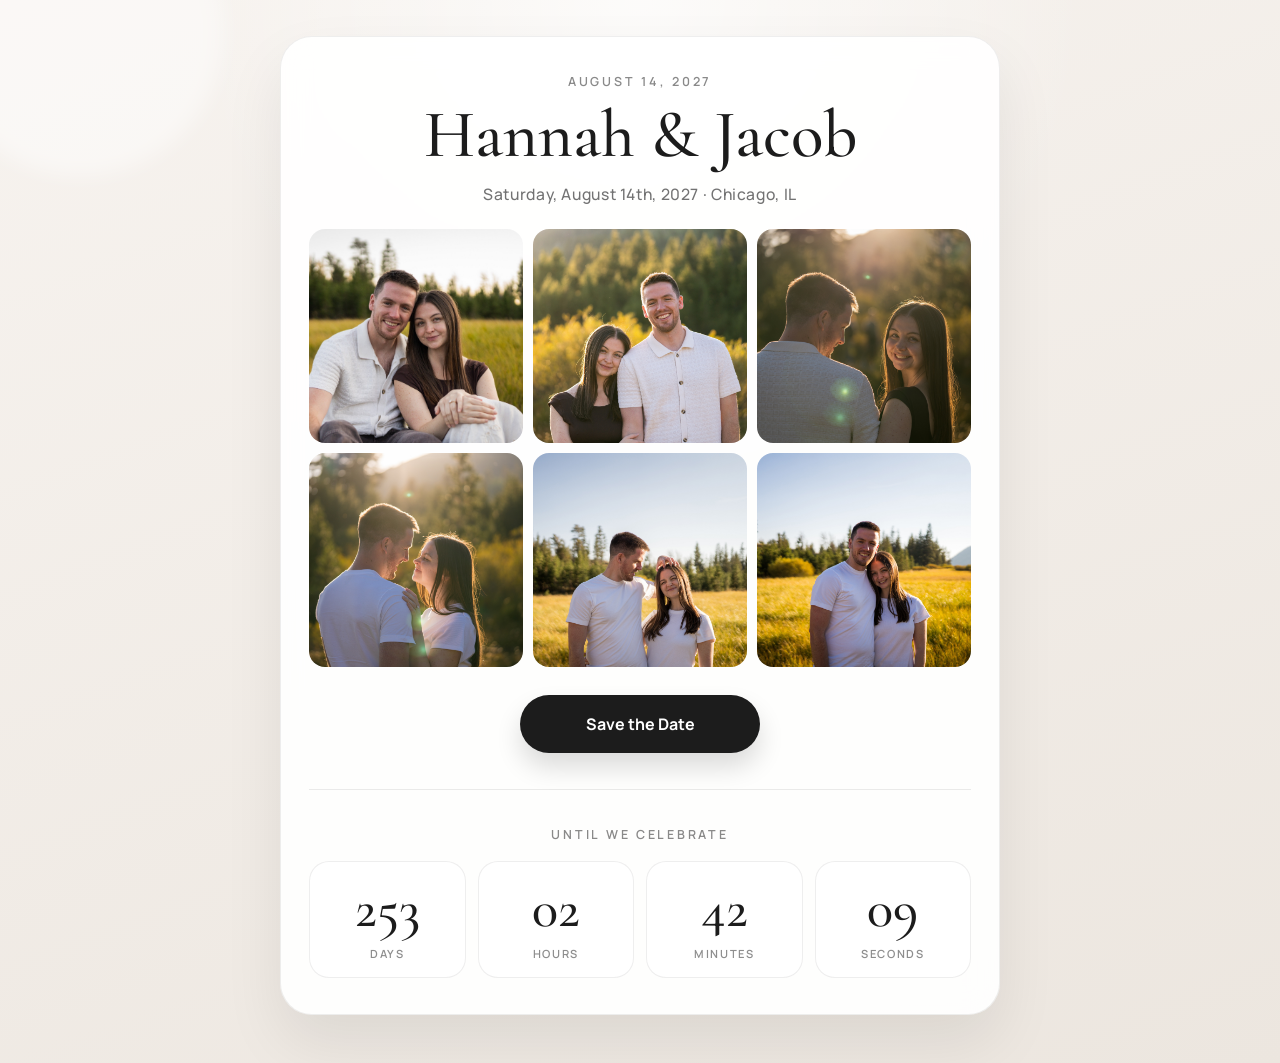
<file: index.html>
<!DOCTYPE html>
<html lang="en">
  <head>
    <meta charset="UTF-8" />
    <meta name="viewport" content="width=device-width, initial-scale=1.0" />
    <title>Hannah & Jacob</title>
    <link rel="apple-touch-icon" sizes="180x180" href="/apple-touch-icon.png" />
    <link rel="icon" type="image/png" sizes="32x32" href="/favicon-32x32.png" />
    <link rel="icon" type="image/png" sizes="16x16" href="/favicon-16x16.png" />
    <link rel="manifest" href="/site.webmanifest" />
    <link rel="preconnect" href="https://fonts.googleapis.com" />
    <link rel="preconnect" href="https://fonts.gstatic.com" crossorigin />
    <link
      href="https://fonts.googleapis.com/css2?family=Cormorant+Garamond:wght@400;500;600&family=Manrope:wght@400;500;600;700&display=swap"
      rel="stylesheet"
    />
    <link rel="stylesheet" href="./styles.css" />
  </head>
  <body>
    <main class="page-shell page-shell-home">
      <section class="hero-card home-card">
        <p class="countdown-eyebrow">August 14, 2027</p>
        <h1 class="countdown-names">Hannah &amp; Jacob</h1>
        <p class="countdown-date">Saturday, August 14th, 2027 &middot; Chicago, IL</p>

        <div class="photo-collage" aria-label="Photo collage of Hannah and Jacob">
          <img src="./photos/1.jpg" alt="Hannah and Jacob" />
          <img src="./photos/2.jpg" alt="" />
          <img src="./photos/3.jpg" alt="" />
          <img src="./photos/4.jpg" alt="" />
          <img src="./photos/5.jpg" alt="" />
          <img src="./photos/6.jpg" alt="" />
        </div>

        <div class="actions">
          <a class="button button-primary" href="./save-the-date/">Save the Date</a>
        </div>

        <section class="home-countdown" id="countdown-section" aria-label="Countdown">
          <p class="countdown-eyebrow">Until we celebrate</p>
          <div
            id="countdown"
            class="countdown"
            role="timer"
            aria-label="Time remaining until 5:00 PM on August 14, 2027"
          >
            <div class="countdown-unit">
              <span class="countdown-value" data-unit="days">0</span>
              <span class="countdown-label">Days</span>
            </div>
            <div class="countdown-unit">
              <span class="countdown-value" data-unit="hours">00</span>
              <span class="countdown-label">Hours</span>
            </div>
            <div class="countdown-unit">
              <span class="countdown-value" data-unit="minutes">00</span>
              <span class="countdown-label">Minutes</span>
            </div>
            <div class="countdown-unit">
              <span class="countdown-value" data-unit="seconds">00</span>
              <span class="countdown-label">Seconds</span>
            </div>
          </div>
          <p id="countdown-arrived" class="countdown-arrived" hidden>
            The day is here.
          </p>
        </section>
      </section>
    </main>

    <script src="./countdown/countdown.js"></script>
  </body>
</html>
</file>
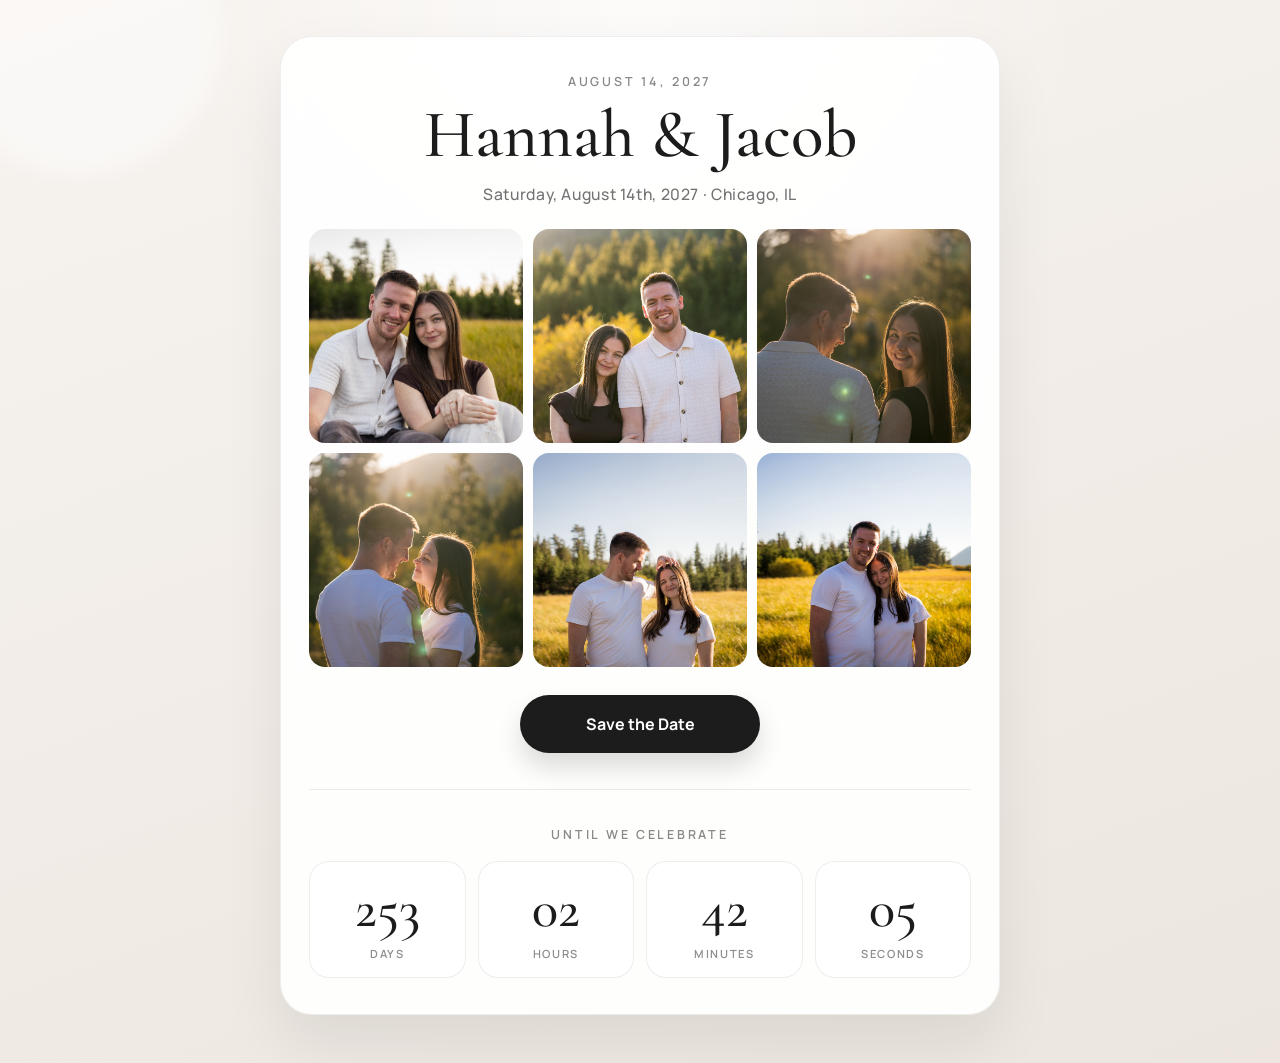
<file: countdown/index.html>
<!DOCTYPE html>
<html lang="en">
  <head>
    <meta charset="UTF-8" />
    <meta name="viewport" content="width=device-width, initial-scale=1.0" />
    <title>Countdown | Hannah & Jacob</title>
    <link rel="apple-touch-icon" sizes="180x180" href="/apple-touch-icon.png" />
    <link rel="icon" type="image/png" sizes="32x32" href="/favicon-32x32.png" />
    <link rel="icon" type="image/png" sizes="16x16" href="/favicon-16x16.png" />
    <link rel="manifest" href="/site.webmanifest" />
    <link rel="canonical" href="../#countdown-section" />
    <meta http-equiv="refresh" content="0; url=../#countdown-section" />
    <script>
      location.replace("../#countdown-section");
    </script>
  </head>
  <body>
    <p>
      <a href="../#countdown-section">Continue to the countdown</a>
    </p>
  </body>
</html>
</file>
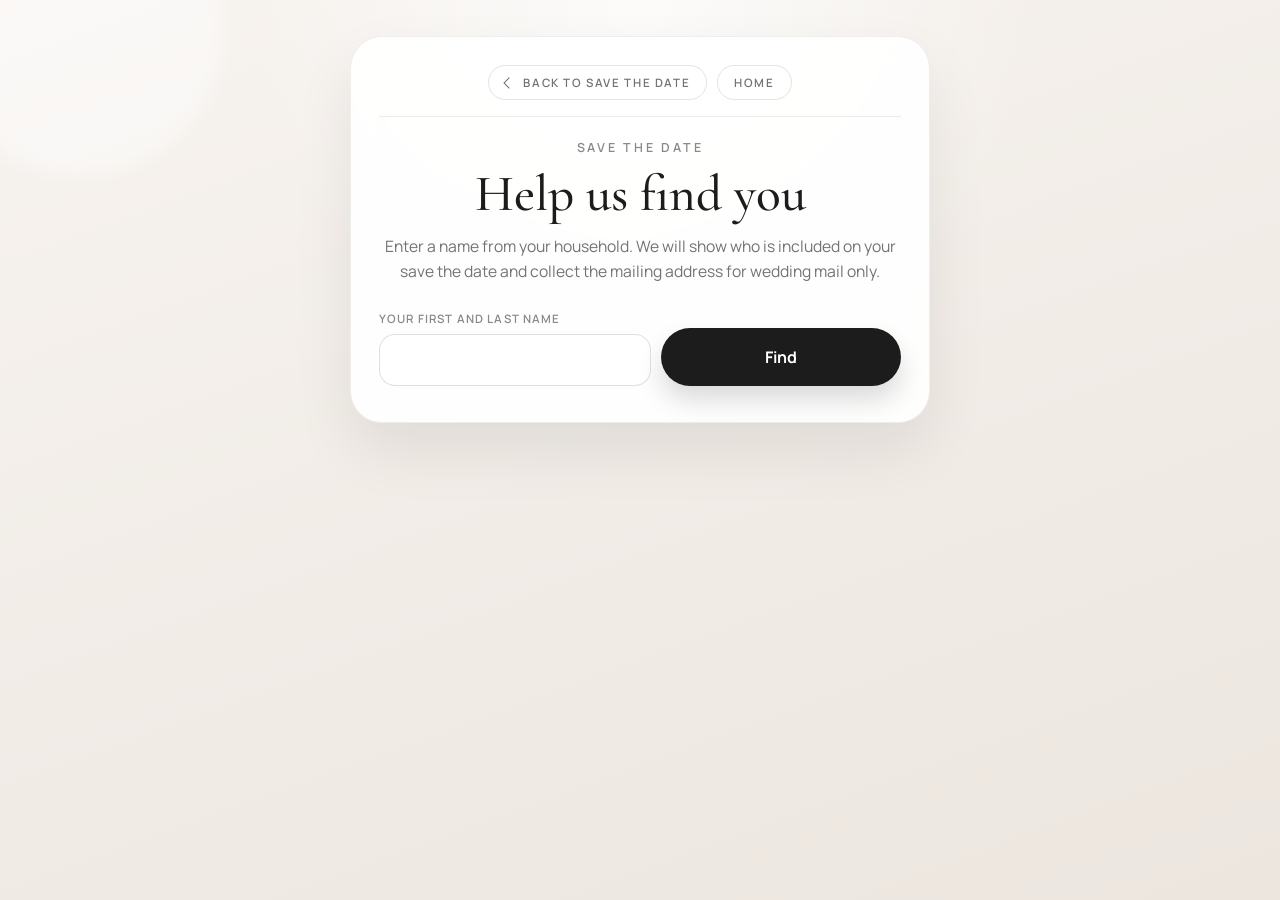
<file: find-you/index.html>
<!DOCTYPE html>
<html lang="en">
  <head>
    <meta charset="UTF-8" />
    <meta name="viewport" content="width=device-width, initial-scale=1.0" />
    <title>Help us find you | Hannah & Jacob</title>
    <link rel="apple-touch-icon" sizes="180x180" href="/apple-touch-icon.png" />
    <link rel="icon" type="image/png" sizes="32x32" href="/favicon-32x32.png" />
    <link rel="icon" type="image/png" sizes="16x16" href="/favicon-16x16.png" />
    <link rel="manifest" href="/site.webmanifest" />
    <link rel="preconnect" href="https://fonts.googleapis.com" />
    <link rel="preconnect" href="https://fonts.gstatic.com" crossorigin />
    <link
      href="https://fonts.googleapis.com/css2?family=Cormorant+Garamond:wght@400;500;600&family=Manrope:wght@400;500;600;700&display=swap"
      rel="stylesheet"
    />
    <link rel="stylesheet" href="../styles.css" />
  </head>
  <body>
    <main class="page-shell page-shell-form">
      <section class="hero-card hero-card-form">
        <nav class="site-nav" aria-label="Site">
          <a class="nav-link nav-link-back" href="../save-the-date/">Back to save the date</a>
          <a class="nav-link" href="../">Home</a>
        </nav>

        <div id="form-panel">
          <p class="countdown-eyebrow">Save the Date</p>
          <h1 class="form-title">Help us find you</h1>
          <p class="form-intro">
            Enter a name from your household. We will show who is included on
            your save the date and collect the mailing address for wedding mail
            only.
          </p>

          <form id="address-form" class="address-form" novalidate>
            <label class="honeypot" aria-hidden="true">
              Company
              <input type="text" name="company" tabindex="-1" autocomplete="off" />
            </label>

            <div class="lookup-row">
              <div class="field">
                <label class="field-label" for="lookup-name">Your first and last name</label>
                <input
                  class="field-input"
                  id="lookup-name"
                  name="lookupName"
                  type="text"
                  autocomplete="name"
                  maxlength="160"
                  required
                />
              </div>
              <button class="button button-primary lookup-button" id="lookup-button" type="button">
                Find
              </button>
            </div>

            <p id="lookup-status" class="lookup-status" hidden></p>
            <div id="match-choices" class="choice-list" hidden></div>
            <div id="party-panel" class="party-details" hidden></div>

            <div id="address-section" hidden>
              <p class="party-heading">Mailing address</p>

              <div class="field">
                <label class="field-label" for="address1">Address line 1</label>
                <input
                  class="field-input"
                  id="address1"
                  name="address1"
                  type="text"
                  autocomplete="address-line1"
                  maxlength="120"
                  required
                />
              </div>

              <div class="field">
                <label class="field-label" for="address2">Address line 2</label>
                <input
                  class="field-input"
                  id="address2"
                  name="address2"
                  type="text"
                  autocomplete="address-line2"
                  maxlength="120"
                  placeholder="Apartment, suite, unit"
                />
              </div>

              <div class="field-row">
                <div class="field">
                  <label class="field-label" for="city">City</label>
                  <input
                    class="field-input"
                    id="city"
                    name="city"
                    type="text"
                    autocomplete="address-level2"
                    maxlength="80"
                    required
                  />
                </div>
                <div class="field" id="state-field">
                  <label class="field-label" for="state">State</label>
                  <select
                    class="field-input"
                    id="state"
                    name="state"
                    autocomplete="address-level1"
                    required
                  >
                    <option value="" disabled selected>Select</option>
                  </select>
                </div>
                <div class="field">
                  <label class="field-label" for="zip">ZIP / Postal code</label>
                  <input
                    class="field-input"
                    id="zip"
                    name="zip"
                    type="text"
                    autocomplete="postal-code"
                    maxlength="20"
                    required
                  />
                </div>
              </div>

              <div class="field">
                <label class="field-label" for="country">Country</label>
                <select
                  class="field-input"
                  id="country"
                  name="country"
                  autocomplete="country-name"
                  required
                >
                  <option selected>United States</option>
                  <option>Canada</option>
                  <option>United Kingdom</option>
                  <option>Ireland</option>
                  <option>Australia</option>
                  <option>Mexico</option>
                  <option>Other</option>
                </select>
              </div>

              <div class="field">
                <label class="field-label" for="email">Email (optional)</label>
                <input
                  class="field-input"
                  id="email"
                  name="email"
                  type="email"
                  autocomplete="email"
                  maxlength="160"
                  placeholder="If we need to follow up"
                />
              </div>

              <div class="field">
                <label class="field-label" for="notes">Notes (optional)</label>
                <textarea
                  class="field-input field-textarea"
                  id="notes"
                  name="notes"
                  rows="3"
                  maxlength="400"
                  placeholder="Name pronunciation or mailing notes"
                ></textarea>
              </div>

              <button class="button button-primary" id="submit-button" type="submit">
                Send address
              </button>
            </div>

            <p id="form-error" class="form-error" hidden></p>
          </form>
        </div>

        <div id="success-panel" class="form-success" hidden>
          <p class="countdown-eyebrow">Thank you</p>
          <h1 class="form-title">We have your address!</h1>
          <p class="form-intro">
            We will only use this to send your invitation. You can close this
            page or return to the save the date.
          </p>
          <div class="actions">
            <a class="button button-primary" href="../save-the-date/">
              Back to save the date
            </a>
            <a class="button button-secondary" href="../">Home</a>
          </div>
        </div>
      </section>
    </main>

    <script src="./script.js"></script>
  </body>
</html>
</file>
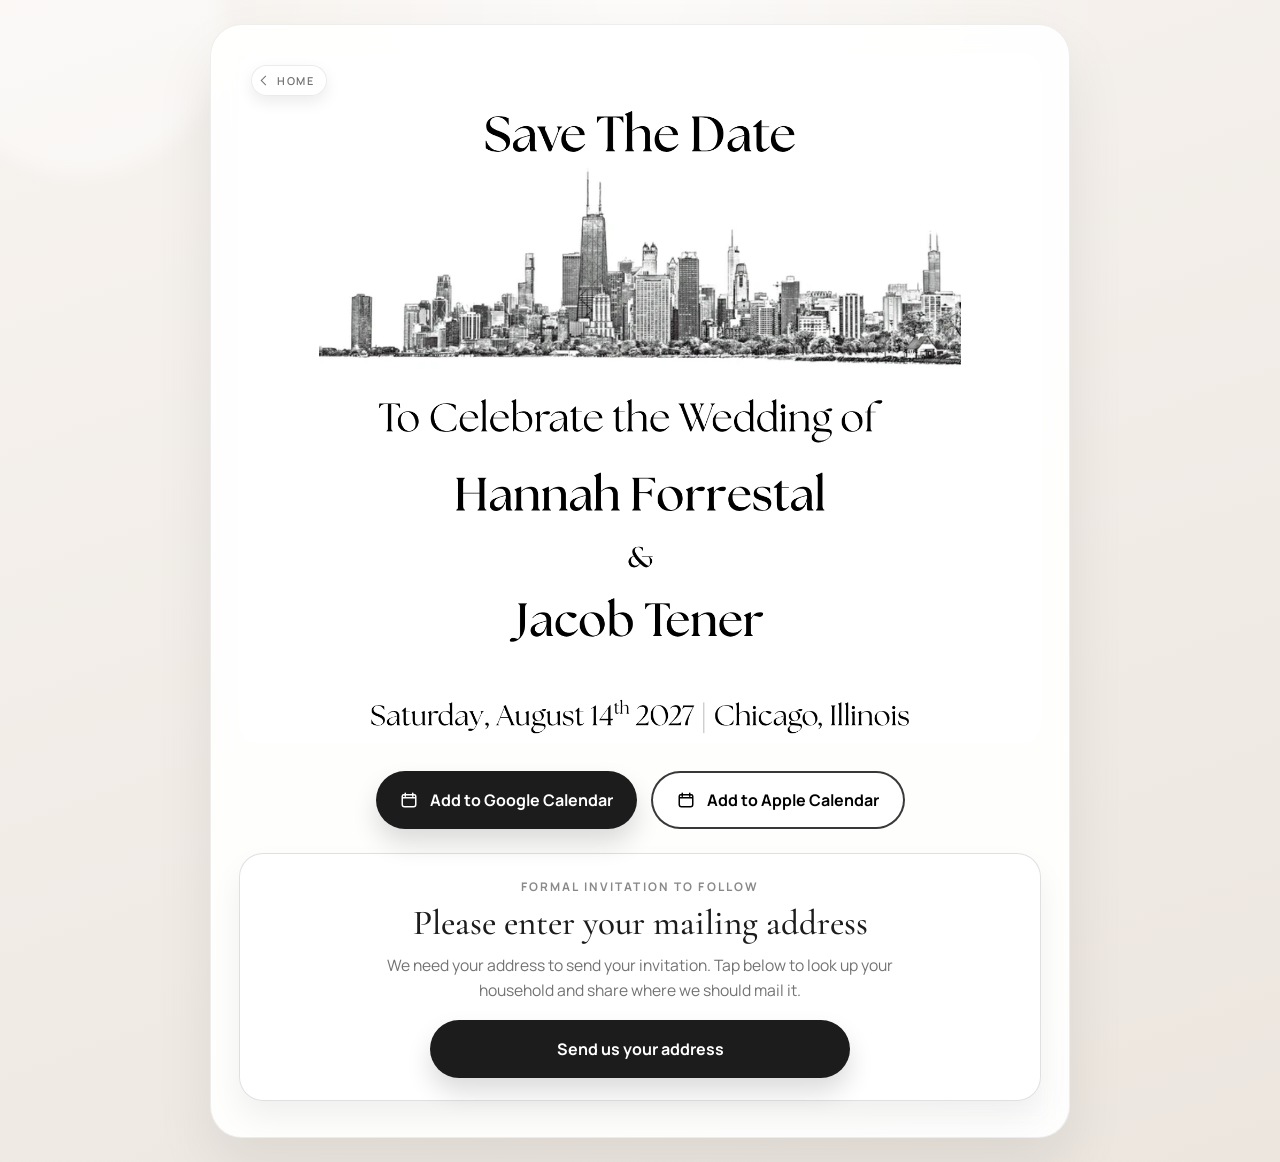
<file: save-the-date/index.html>
<!DOCTYPE html>
<html lang="en">
  <head>
    <meta charset="UTF-8" />
    <meta name="viewport" content="width=device-width, initial-scale=1.0" />
    <title>Save the Date</title>
    <link rel="apple-touch-icon" sizes="180x180" href="/apple-touch-icon.png" />
    <link rel="icon" type="image/png" sizes="32x32" href="/favicon-32x32.png" />
    <link rel="icon" type="image/png" sizes="16x16" href="/favicon-16x16.png" />
    <link rel="manifest" href="/site.webmanifest" />
    <link rel="preconnect" href="https://fonts.googleapis.com" />
    <link rel="preconnect" href="https://fonts.gstatic.com" crossorigin />
    <link
      href="https://fonts.googleapis.com/css2?family=Cormorant+Garamond:wght@400;500;600&family=Manrope:wght@400;500;600;700&display=swap"
      rel="stylesheet"
    />
    <link rel="stylesheet" href="../styles.css" />
  </head>
  <body>
    <main class="page-shell">
      <section class="hero-card">
        <div class="invite-art">
          <a class="invite-home-link" href="../">Home</a>
          <img
            class="save-the-date-image"
            src="../save-the-date-lg.png"
            alt="Save the date invitation for Hannah Forrestal and Jacob Tener on Saturday, August 14th 2027 in Chicago, Illinois"
          />
        </div>

        <div class="actions actions-calendar">
          <a
            id="google-calendar-link"
            class="button button-primary"
            href="#"
            target="_blank"
            rel="noreferrer"
          >
            <svg
              class="button-icon"
              viewBox="0 0 24 24"
              aria-hidden="true"
              focusable="false"
            >
              <path
                d="M7 2a1 1 0 0 1 1 1v1h8V3a1 1 0 1 1 2 0v1h1a3 3 0 0 1 3 3v11a4 4 0 0 1-4 4H6a4 4 0 0 1-4-4V7a3 3 0 0 1 3-3h1V3a1 1 0 0 1 1-1Zm13 8H4v8a2 2 0 0 0 2 2h12a2 2 0 0 0 2-2v-8ZM5 6a1 1 0 0 0-1 1v1h16V7a1 1 0 0 0-1-1h-1v1a1 1 0 1 1-2 0V6H8v1a1 1 0 1 1-2 0V6H5Z"
                fill="currentColor"
              />
            </svg>
            <span>Add to Google Calendar</span>
          </a>
          <a
            id="apple-calendar-link"
            class="button button-secondary"
            href="/save-the-date.ics"
          >
            <svg
              class="button-icon"
              viewBox="0 0 24 24"
              aria-hidden="true"
              focusable="false"
            >
              <path
                d="M7 2a1 1 0 0 1 1 1v1h8V3a1 1 0 1 1 2 0v1h1a3 3 0 0 1 3 3v11a4 4 0 0 1-4 4H6a4 4 0 0 1-4-4V7a3 3 0 0 1 3-3h1V3a1 1 0 0 1 1-1Zm13 8H4v8a2 2 0 0 0 2 2h12a2 2 0 0 0 2-2v-8ZM5 6a1 1 0 0 0-1 1v1h16V7a1 1 0 0 0-1-1h-1v1a1 1 0 1 1-2 0V6H8v1a1 1 0 1 1-2 0V6H5Z"
                fill="currentColor"
              />
            </svg>
            <span>Add to Apple Calendar</span>
          </a>
        </div>

        <div class="address-cta">
          <p class="address-cta-kicker">Formal invitation to follow</p>
          <h2 class="address-cta-title">Please enter your mailing address</h2>
          <p class="address-cta-copy">
            We need your address to send your invitation. Tap below to look up
            your household and share where we should mail it.
          </p>
          <a class="button button-primary address-cta-button" href="../find-you/">
            Send us your address
          </a>
        </div>
      </section>
    </main>

    <script src="../script.js"></script>
  </body>
</html>
</file>
<file: styles.css>
:root {
  --bg-top: #f7f3ef;
  --bg-bottom: #ece6df;
  --card: rgba(255, 255, 255, 0.92);
  --card-border: rgba(38, 38, 38, 0.08);
  --accent: #1c1c1c;
  --accent-dark: #000000;
  --shadow: 0 28px 60px rgba(0, 0, 0, 0.08);
}

* {
  box-sizing: border-box;
}

body {
  margin: 0;
  min-height: 100vh;
  font-family: "Manrope", sans-serif;
  background:
    radial-gradient(circle at top, rgba(255, 255, 255, 0.75), transparent 36%),
    linear-gradient(160deg, var(--bg-top), var(--bg-bottom));
}

body::before,
body::after {
  content: "";
  position: fixed;
  border-radius: 50%;
  pointer-events: none;
  filter: blur(10px);
}

body::before {
  top: -7rem;
  left: -4rem;
  width: 18rem;
  height: 18rem;
  background: rgba(255, 255, 255, 0.45);
}
/* 
body::after {
  right: -5rem;
  bottom: -6rem;
  width: 20rem;
  height: 20rem;
  background: rgba(194, 132, 95, 0.18);
} */

.page-shell {
  min-height: 100vh;
  display: grid;
  place-items: center;
  padding: 24px;
}

.hero-card {
  width: min(100%, 860px);
  padding: 28px 28px 36px;
  text-align: center;
  background: var(--card);
  border: 1px solid var(--card-border);
  border-radius: 32px;
  box-shadow: var(--shadow);
  backdrop-filter: blur(14px);
  animation: rise 700ms ease-out both;
}

.site-nav {
  display: flex;
  flex-wrap: wrap;
  justify-content: center;
  gap: 10px;
  margin: 0 0 22px;
  padding-bottom: 16px;
  border-bottom: 1px solid rgba(0, 0, 0, 0.08);
}

.nav-link,
.home-link {
  display: inline-flex;
  align-items: center;
  justify-content: center;
  gap: 8px;
  margin: 0;
  padding: 9px 16px;
  border: 1px solid rgba(0, 0, 0, 0.1);
  border-radius: 999px;
  background: rgba(255, 255, 255, 0.88);
  font-size: 0.72rem;
  font-weight: 600;
  letter-spacing: 0.14em;
  text-transform: uppercase;
  text-decoration: none;
  color: rgba(28, 28, 28, 0.62);
  transition:
    color 180ms ease,
    background-color 180ms ease,
    border-color 180ms ease,
    box-shadow 180ms ease;
}

.nav-link:hover,
.home-link:hover {
  color: var(--accent);
  background: #ffffff;
  border-color: rgba(0, 0, 0, 0.22);
  box-shadow: 0 8px 18px rgba(0, 0, 0, 0.06);
}

.nav-link-back::before {
  content: "";
  width: 7px;
  height: 7px;
  margin-right: 2px;
  border-left: 1.5px solid currentColor;
  border-bottom: 1.5px solid currentColor;
  transform: rotate(45deg);
}

.page-shell-home {
  place-items: start center;
  padding-top: 36px;
  padding-bottom: 48px;
}

.home-card {
  width: min(100%, 720px);
}

.photo-collage {
  display: grid;
  grid-template-columns: repeat(3, 1fr);
  grid-template-rows: repeat(2, 1fr);
  gap: 10px;
  margin-top: 24px;
}

.photo-collage img {
  display: block;
  width: 100%;
  aspect-ratio: 1;
  height: 100%;
  object-fit: cover;
  border-radius: 16px;
}

.home-countdown {
  margin-top: 36px;
  padding-top: 28px;
  border-top: 1px solid rgba(0, 0, 0, 0.08);
}

.home-countdown .countdown {
  margin-top: 18px;
}

.invite-art {
  position: relative;
  overflow: hidden;
  width: 100%;
  /* Crop just below the date so calendar buttons sit in that space. */
  aspect-ratio: 1500 / 1290;
  border-radius: 20px;
}

.invite-home-link {
  position: absolute;
  top: 12px;
  left: 12px;
  z-index: 1;
  display: inline-flex;
  align-items: center;
  gap: 8px;
  padding: 7px 12px 7px 10px;
  border: 1px solid rgba(0, 0, 0, 0.08);
  border-radius: 999px;
  background: rgba(255, 255, 255, 0.92);
  box-shadow: 0 6px 16px rgba(0, 0, 0, 0.08);
  font-size: 0.68rem;
  font-weight: 600;
  letter-spacing: 0.14em;
  text-transform: uppercase;
  text-decoration: none;
  color: rgba(28, 28, 28, 0.62);
}

.invite-home-link::before {
  content: "";
  width: 6px;
  height: 6px;
  border-left: 1.5px solid currentColor;
  border-bottom: 1.5px solid currentColor;
  transform: rotate(45deg);
}

.invite-home-link:hover {
  color: var(--accent);
  background: #ffffff;
}

.save-the-date-image {
  display: block;
  width: 100%;
  height: auto;
}

.actions-calendar {
  margin-top: 18px;
}

.countdown-eyebrow {
  margin: 8px 0 0;
  font-size: 0.78rem;
  font-weight: 600;
  letter-spacing: 0.22em;
  text-transform: uppercase;
  color: rgba(28, 28, 28, 0.52);
}

.countdown-names {
  margin: 10px 0 0;
  font-family: "Cormorant Garamond", serif;
  font-size: clamp(2.4rem, 7vw, 4.2rem);
  font-weight: 500;
  line-height: 1.05;
  color: var(--accent);
}

.countdown-date {
  margin: 12px 0 0;
  font-size: 0.98rem;
  font-weight: 500;
  letter-spacing: 0.04em;
  color: rgba(28, 28, 28, 0.62);
}

.countdown {
  display: grid;
  grid-template-columns: repeat(4, minmax(0, 1fr));
  gap: 12px;
  margin-top: 32px;
}

.countdown-unit {
  padding: 20px 8px 16px;
  background: rgba(255, 255, 255, 0.72);
  border: 1px solid var(--card-border);
  border-radius: 20px;
}

.countdown-value {
  display: block;
  font-family: "Cormorant Garamond", serif;
  font-size: clamp(2rem, 6vw, 3.4rem);
  font-weight: 500;
  line-height: 1;
  color: var(--accent);
}

.countdown-label {
  display: block;
  margin-top: 10px;
  font-size: 0.7rem;
  font-weight: 600;
  letter-spacing: 0.14em;
  text-transform: uppercase;
  color: rgba(28, 28, 28, 0.5);
}

.countdown-arrived {
  margin: 32px 0 0;
  font-family: "Cormorant Garamond", serif;
  font-size: clamp(1.6rem, 4vw, 2.2rem);
  font-weight: 500;
  color: var(--accent);
}

.actions {
  display: flex;
  flex-wrap: wrap;
  justify-content: center;
  gap: 14px;
  margin-top: 28px;
}

.invite-follow {
  margin: 28px 0 0;
  font-family: "Cormorant Garamond", serif;
  font-size: clamp(1.2rem, 3.2vw, 1.7rem);
  font-weight: 400;
  letter-spacing: 0.03em;
  color: var(--accent);
}

.address-cta {
  margin-top: 24px;
  padding: 24px 20px 22px;
  border: 1px solid rgba(0, 0, 0, 0.12);
  border-radius: 24px;
  background: rgba(255, 255, 255, 0.72);
  box-shadow: 0 16px 32px rgba(0, 0, 0, 0.06);
}

.address-cta-kicker {
  margin: 0;
  font-size: 0.74rem;
  font-weight: 700;
  letter-spacing: 0.18em;
  text-transform: uppercase;
  color: rgba(28, 28, 28, 0.52);
}

.address-cta-title {
  margin: 8px 0 0;
  font-family: "Cormorant Garamond", serif;
  font-size: clamp(1.7rem, 4vw, 2.2rem);
  font-weight: 500;
  line-height: 1.15;
  color: var(--accent);
}

.address-cta-copy {
  margin: 10px auto 0;
  max-width: 34em;
  font-size: 0.98rem;
  line-height: 1.55;
  color: rgba(28, 28, 28, 0.62);
}

.address-cta-button {
  width: 100%;
  max-width: 420px;
  margin-top: 18px;
  animation: cta-pulse 2.4s ease-in-out infinite;
}

@keyframes cta-pulse {
  0%,
  100% {
    box-shadow: 0 14px 26px rgba(0, 0, 0, 0.14);
  }

  50% {
    box-shadow: 0 18px 34px rgba(0, 0, 0, 0.22);
    transform: translateY(-1px);
  }
}

@media (prefers-reduced-motion: reduce) {
  .address-cta-button {
    animation: none;
  }
}

.page-shell-form {
  place-items: start center;
  padding-top: 36px;
  padding-bottom: 48px;
}

.hero-card-form {
  width: min(100%, 580px);
}

.form-title {
  margin: 10px 0 0;
  font-family: "Cormorant Garamond", serif;
  font-size: clamp(2.1rem, 6vw, 3.2rem);
  font-weight: 500;
  line-height: 1.1;
  color: var(--accent);
}

.form-intro {
  margin: 12px 0 0;
  font-size: 0.98rem;
  line-height: 1.55;
  color: rgba(28, 28, 28, 0.62);
}

.address-form {
  display: grid;
  gap: 16px;
  margin-top: 28px;
}

.lookup-row {
  display: grid;
  grid-template-columns: minmax(0, 1fr) auto;
  gap: 10px;
  align-items: end;
}

.lookup-button {
  width: auto;
  min-width: 120px;
  min-height: 52px;
}

.lookup-status,
.party-summary,
.choice-heading {
  margin: 0;
  text-align: left;
  font-size: 0.95rem;
  line-height: 1.5;
  color: rgba(28, 28, 28, 0.62);
}

.party-heading {
  margin: 8px 0 0;
  font-family: "Cormorant Garamond", serif;
  font-size: clamp(1.4rem, 4vw, 1.85rem);
  font-weight: 500;
  color: var(--accent);
  text-align: left;
}

.choice-list,
.party-details {
  display: grid;
  gap: 10px;
}

.choice-list[hidden],
.party-details[hidden],
#address-section[hidden] {
  display: none;
}

.choice-card {
  display: flex;
  align-items: center;
  gap: 12px;
  padding: 14px 16px;
  border: 1px solid rgba(0, 0, 0, 0.12);
  border-radius: 16px;
  background: rgba(255, 255, 255, 0.88);
  text-align: left;
  cursor: pointer;
}

.choice-card input {
  width: 18px;
  height: 18px;
  flex: 0 0 auto;
  accent-color: var(--accent);
}

.guest-card-list {
  display: grid;
  gap: 10px;
}

.guest-card {
  display: grid;
  grid-template-columns: auto minmax(0, 1fr);
  align-items: center;
  gap: 14px;
  padding: 14px 16px;
  border: 1px solid rgba(0, 0, 0, 0.1);
  border-radius: 18px;
  background:
    linear-gradient(180deg, rgba(255, 255, 255, 0.98), rgba(247, 243, 239, 0.88));
  box-shadow: 0 10px 22px rgba(0, 0, 0, 0.04);
  text-align: left;
}

.guest-card-plus {
  border-style: dashed;
  background:
    linear-gradient(180deg, rgba(255, 255, 255, 0.86), rgba(247, 243, 239, 0.72));
}

.guest-card-mark {
  display: grid;
  place-items: center;
  width: 46px;
  height: 46px;
  border-radius: 50%;
  background: rgba(28, 28, 28, 0.08);
  color: var(--accent);
  font-family: "Cormorant Garamond", serif;
  font-size: 1.05rem;
  font-weight: 600;
  letter-spacing: 0.04em;
}

.guest-card-plus .guest-card-mark {
  background: rgba(28, 28, 28, 0.05);
}

.guest-card-copy {
  display: grid;
  gap: 2px;
  min-width: 0;
}

.guest-card-role {
  margin: 0;
  font-size: 0.68rem;
  font-weight: 600;
  letter-spacing: 0.14em;
  text-transform: uppercase;
  color: rgba(28, 28, 28, 0.48);
}

.guest-card-name {
  margin: 0;
  overflow: hidden;
  text-overflow: ellipsis;
  font-family: "Cormorant Garamond", serif;
  font-size: clamp(1.2rem, 4vw, 1.55rem);
  font-weight: 500;
  line-height: 1.2;
  color: var(--accent);
}

.field {
  display: grid;
  gap: 8px;
  text-align: left;
}

.field-row {
  display: grid;
  grid-template-columns: minmax(0, 1.4fr) minmax(0, 1fr) minmax(0, 0.9fr);
  gap: 12px;
}

.field-label {
  font-size: 0.72rem;
  font-weight: 600;
  letter-spacing: 0.1em;
  text-transform: uppercase;
  color: rgba(28, 28, 28, 0.52);
}

.field-input,
.field-textarea {
  width: 100%;
  min-height: 52px;
  padding: 14px 16px;
  border: 1px solid rgba(0, 0, 0, 0.12);
  border-radius: 16px;
  background: rgba(255, 255, 255, 0.88);
  color: var(--accent);
  font-family: inherit;
  font-size: 1rem;
}

.field-textarea {
  min-height: 96px;
  resize: vertical;
}

.field-input:focus,
.field-textarea:focus {
  outline: 2px solid var(--accent);
  outline-offset: 1px;
}

.honeypot {
  position: absolute;
  width: 1px;
  height: 1px;
  overflow: hidden;
  clip: rect(0, 0, 0, 0);
}

.form-error {
  margin: 0;
  font-size: 0.92rem;
  font-weight: 600;
  color: #8a2b2b;
}

.form-success .actions {
  justify-content: center;
}

.address-form .button {
  width: 100%;
  margin-top: 4px;
}

.address-form .lookup-button {
  width: auto;
  margin-top: 0;
}

.button {
  display: inline-flex;
  align-items: center;
  justify-content: center;
  gap: 12px;
  min-width: 240px;
  min-height: 58px;
  padding: 16px 24px;
  border: none;
  border-radius: 999px;
  text-decoration: none;
  font-family: inherit;
  font-size: 1rem;
  font-weight: 700;
  cursor: pointer;
  transition:
    transform 180ms ease,
    box-shadow 180ms ease,
    background-color 180ms ease,
    color 180ms ease,
    border-color 180ms ease;
}

.button:disabled,
.button:disabled:hover {
  opacity: 0.65;
  cursor: wait;
  transform: none;
}

.button-icon {
  width: 18px;
  height: 18px;
  flex: 0 0 auto;
}

.button:hover {
  transform: translateY(-2px);
}

.button-primary {
  background: var(--accent);
  color: #ffffff;
  box-shadow: 0 14px 26px rgba(0, 0, 0, 0.14);
}

.button-primary:hover {
  background: var(--accent-dark);
}

.button-secondary {
  color: var(--accent-dark);
  background: #ffffff;
  border: 2px solid rgba(0, 0, 0, 0.78);
}

.button-secondary:hover {
  border-color: rgba(0, 0, 0, 0.24);
  box-shadow: 0 14px 26px rgba(0, 0, 0, 0.08);
}

@keyframes rise {
  from {
    opacity: 0;
    transform: translateY(24px);
  }

  to {
    opacity: 1;
    transform: translateY(0);
  }
}

@media (max-width: 640px) {
  .hero-card {
    padding: 18px 18px 28px;
    border-radius: 24px;
  }

  .photo-collage {
    grid-template-columns: repeat(2, 1fr);
    grid-template-rows: repeat(3, 1fr);
  }

  .countdown {
    gap: 8px;
    margin-top: 24px;
  }

  .countdown-unit {
    padding: 14px 4px 12px;
    border-radius: 16px;
  }

  .button {
    width: 100%;
    min-width: 0;
  }

  .actions-calendar {
    flex-wrap: nowrap;
    gap: 8px;
    margin-top: 10px;
  }

  .actions-calendar .button {
    width: auto;
    flex: 1 1 0;
    min-height: 42px;
    padding: 8px 8px;
    gap: 6px;
    font-size: 0.72rem;
    line-height: 1.2;
    text-align: center;
  }

  .actions-calendar .button-icon {
    width: 14px;
    height: 14px;
  }

  .actions-calendar .button span {
    min-width: 0;
  }

  .address-cta {
    margin-top: 12px;
    padding: 18px 16px 16px;
  }

  .field-row,
  .lookup-row {
    grid-template-columns: 1fr;
  }

  .address-form .lookup-button {
    width: 100%;
  }
}
</file>
